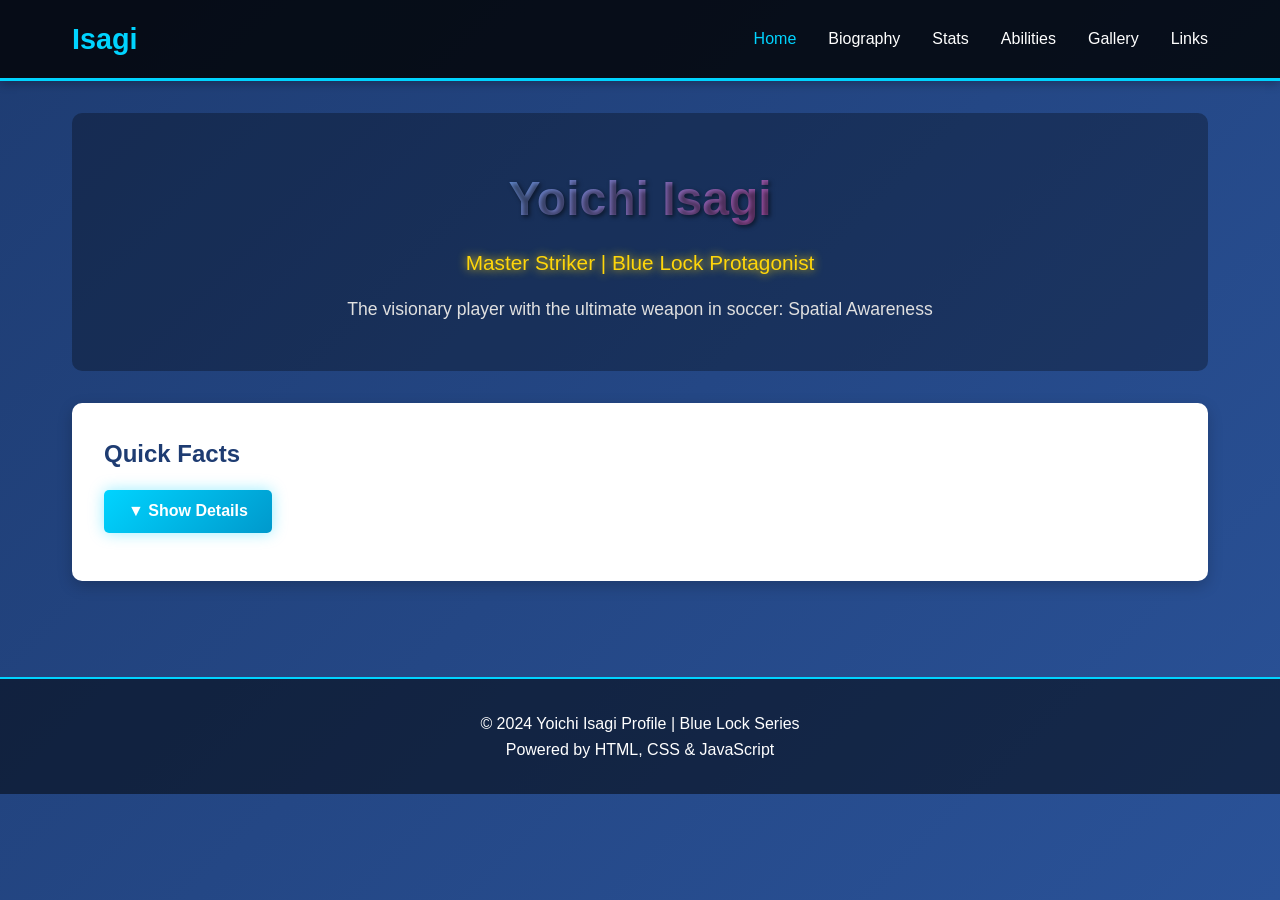
<file: index.html>
<!DOCTYPE html>
<html lang="en">
<head>
    <meta charset="UTF-8">
    <meta name="viewport" content="width=device-width, initial-scale=1.0">
    <title>Yoichi Isagi Profile</title>
    <style>
        * {
            margin: 0;
            padding: 0;
            box-sizing: border-box;
        }

        body {
            font-family: 'Segoe UI', Tahoma, Geneva, Verdana, sans-serif;
            background: linear-gradient(135deg, #1e3c72 0%, #2a5298 100%);
            color: #333;
            line-height: 1.6;
            min-height: 100vh;
        }

        .navbar {
            background: rgba(0, 0, 0, 0.8);
            padding: 1rem 0;
            position: sticky;
            top: 0;
            z-index: 100;
            box-shadow: 0 2px 10px rgba(0,0,0,0.3);
            border-bottom: 3px solid #00d4ff;
        }

        .nav-container {
            max-width: 1200px;
            margin: 0 auto;
            display: flex;
            justify-content: space-between;
            align-items: center;
            padding: 0 2rem;
        }

        .logo {
            color: #00d4ff;
            font-size: 1.8rem;
            font-weight: bold;
            cursor: pointer;
            transition: text-shadow 0.3s;
        }

        .logo:hover {
            text-shadow: 0 0 20px #00d4ff;
        }

        .nav-links {
            display: flex;
            list-style: none;
            gap: 2rem;
            flex-wrap: wrap;
        }

        .nav-links button {
            background: none;
            border: none;
            color: white;
            cursor: pointer;
            transition: color 0.3s;
            font-weight: 500;
            font-size: 1rem;
            padding: 0.5rem 0;
        }

        .nav-links button:hover,
        .nav-links button.active {
            color: #00d4ff;
        }

        .container {
            max-width: 1200px;
            margin: 0 auto;
            padding: 2rem;
        }

        .page {
            display: none;
        }

        .page.active {
            display: block;
        }

        .hero {
            text-align: center;
            color: white;
            padding: 3rem 2rem;
            background: rgba(0, 0, 0, 0.3);
            border-radius: 10px;
            margin-bottom: 2rem;
        }

        .hero h2 {
            font-size: 3rem;
            margin-bottom: 0.5rem;
            text-shadow: 2px 2px 4px rgba(0,0,0,0.5);
            background: linear-gradient(135deg, #00d4ff, #ff006e);
            -webkit-background-clip: text;
            -webkit-text-fill-color: transparent;
            background-clip: text;
        }

        .subtitle {
            font-size: 1.3rem;
            color: #ffd60a;
            margin-bottom: 1rem;
            text-shadow: 0 0 10px #ffd60a;
        }

        .description {
            font-size: 1.1rem;
            max-width: 600px;
            margin: 0 auto;
            color: #e0e0e0;
        }

        .quick-info {
            margin-bottom: 2rem;
        }

        .info-card {
            background: white;
            padding: 2rem;
            border-radius: 10px;
            box-shadow: 0 5px 15px rgba(0,0,0,0.2);
        }

        .info-card h3 {
            color: #1e3c72;
            margin-bottom: 1rem;
            font-size: 1.5rem;
        }

        .toggle-btn {
            background: linear-gradient(135deg, #00d4ff, #0099cc);
            color: white;
            border: none;
            padding: 0.8rem 1.5rem;
            border-radius: 5px;
            cursor: pointer;
            font-size: 1rem;
            font-weight: bold;
            transition: all 0.3s;
            margin-bottom: 1rem;
            box-shadow: 0 0 15px rgba(0, 212, 255, 0.4);
        }

        .toggle-btn:hover {
            background: linear-gradient(135deg, #0099cc, #0084b4);
            transform: translateY(-2px);
        }

        .info-details p {
            margin: 0.8rem 0;
            padding: 0.8rem;
            background: #f0f0f0;
            border-left: 4px solid #00d4ff;
            padding-left: 1rem;
            color: #333;
            border-radius: 3px;
        }

        .section {
            background: white;
            padding: 2rem;
            border-radius: 10px;
            margin-bottom: 2rem;
            box-shadow: 0 5px 15px rgba(0,0,0,0.2);
        }

        .section h2 {
            color: #1e3c72;
            margin-bottom: 1.5rem;
            border-bottom: 3px solid #00d4ff;
            padding-bottom: 0.5rem;
            font-size: 2rem;
        }

        .section h3 {
            color: #2a5298;
            margin-top: 1.5rem;
            margin-bottom: 0.8rem;
        }

        .toggle-section {
            background: #f9f9f9;
            padding: 1rem;
            margin: 1rem 0;
            border-radius: 5px;
            cursor: pointer;
            border: 2px solid #00d4ff;
            transition: all 0.3s;
            color: #333;
        }

        .toggle-section:nth-child(odd) {
            border-color: #ff006e;
        }

        .toggle-section:nth-child(even) {
            border-color: #ffd60a;
        }

        .toggle-section:hover {
            background: #f0f8ff;
            transform: translateX(5px);
        }

        .toggle-section strong {
            color: #1e3c72;
            display: block;
            font-weight: 600;
        }

        .toggle-section:nth-child(odd) strong {
            color: #ff006e;
        }

        .toggle-section:nth-child(even) strong {
            color: #ffd60a;
        }

        .toggle-section-content {
            display: none;
            margin-top: 1rem;
            padding-top: 1rem;
            border-top: 1px solid #ddd;
            color: #555;
        }

        .stats-grid {
            display: grid;
            grid-template-columns: repeat(auto-fit, minmax(250px, 1fr));
            gap: 1.5rem;
            margin-top: 1.5rem;
        }

        .stat-card {
            color: white;
            padding: 1.5rem;
            border-radius: 8px;
            text-align: center;
            box-shadow: 0 3px 10px rgba(0,0,0,0.2);
            border-top: 4px solid;
        }

        .stat-card:nth-child(3n+1) {
            background: linear-gradient(135deg, #00d4ff 0%, #0099cc 100%);
            border-top-color: #00d4ff;
        }

        .stat-card:nth-child(3n+2) {
            background: linear-gradient(135deg, #ff006e 0%, #d00050 100%);
            border-top-color: #ff006e;
        }

        .stat-card:nth-child(3n) {
            background: linear-gradient(135deg, #ffd60a 0%, #f5c30c 100%);
            color: #222;
            border-top-color: #ffd60a;
        }

        .stat-card:hover {
            transform: translateY(-5px);
            box-shadow: 0 10px 30px rgba(0,0,0,0.4);
        }

        .stat-card h4 {
            font-size: 1.2rem;
            margin-bottom: 0.5rem;
        }

        .stat-value {
            font-size: 2rem;
            font-weight: bold;
        }

        .abilities-list {
            list-style: none;
            margin-top: 1rem;
        }

        .abilities-list li {
            background: #f0f0f0;
            padding: 0.8rem;
            margin: 0.8rem 0;
            border-left: 4px solid;
            border-radius: 3px;
            color: #333;
        }

        .abilities-list li:nth-child(3n+1) {
            border-left-color: #00d4ff;
        }

        .abilities-list li:nth-child(3n+2) {
            border-left-color: #ff006e;
        }

        .abilities-list li:nth-child(3n) {
            border-left-color: #ffd60a;
        }

        .links-grid {
            display: grid;
            grid-template-columns: repeat(auto-fit, minmax(200px, 1fr));
            gap: 1rem;
            margin-top: 1.5rem;
        }

        .link-btn {
            display: inline-block;
            color: white;
            padding: 1rem 1.5rem;
            text-decoration: none;
            border-radius: 5px;
            text-align: center;
            transition: all 0.3s;
            box-shadow: 0 3px 10px rgba(0,0,0,0.2);
            font-weight: 600;
            border: none;
            cursor: pointer;
        }

        .link-btn:nth-child(3n+1) {
            background: linear-gradient(135deg, #00d4ff 0%, #0099cc 100%);
        }

        .link-btn:nth-child(3n+2) {
            background: linear-gradient(135deg, #ff006e 0%, #d00050 100%);
        }

        .link-btn:nth-child(3n) {
            background: linear-gradient(135deg, #ffd60a 0%, #f5c30c 100%);
            color: #222;
        }

        .link-btn:hover {
            transform: translateY(-3px);
            box-shadow: 0 5px 15px rgba(0,0,0,0.3);
        }

        footer {
            text-align: center;
            color: white;
            padding: 2rem;
            background: rgba(0, 0, 0, 0.5);
            margin-top: 2rem;
            border-top: 2px solid #00d4ff;
        }

        @media (max-width: 768px) {
            .nav-links {
                gap: 1rem;
            }

            .nav-links button {
                font-size: 0.9rem;
            }

            .hero h2 {
                font-size: 2rem;
            }

            .stats-grid {
                grid-template-columns: 1fr;
            }
        }
    </style>
</head>
<body>
    <nav class="navbar">
        <div class="nav-container">
            <h1 class="logo" onclick="showPage('home')">Isagi</h1>
            <ul class="nav-links">
                <li><button class="nav-btn active" onclick="showPage('home')">Home</button></li>
                <li><button class="nav-btn" onclick="showPage('biography')">Biography</button></li>
                <li><button class="nav-btn" onclick="showPage('stats')">Stats</button></li>
                <li><button class="nav-btn" onclick="showPage('abilities')">Abilities</button></li>
                <li><button class="nav-btn" onclick="showPage('gallery')">Gallery</button></li>
                <li><button class="nav-btn" onclick="showPage('links')">Links</button></li>
            </ul>
        </div>
    </nav>

    <div class="container">
        <!-- HOME PAGE -->
        <div id="home" class="page active">
            <section class="hero">
                <h2>Yoichi Isagi</h2>
                <p class="subtitle">Master Striker | Blue Lock Protagonist</p>
                <p class="description">The visionary player with the ultimate weapon in soccer: Spatial Awareness</p>
            </section>

            <section class="quick-info">
                <div class="info-card">
                    <h3>Quick Facts</h3>
                    <button class="toggle-btn" onclick="toggleInfo()">▼ Show Details</button>
                    <div id="info-details" class="info-details" style="display:none;">
                        <p><strong>Age:</strong> 17-18 years old</p>
                        <p><strong>Height:</strong> 5'9" (175 cm)</p>
                        <p><strong>Position:</strong> Striker</p>
                        <p><strong>Jersey Number:</strong> 10</p>
                        <p><strong>Team:</strong> Ubers / Japan National Team</p>
                        <p><strong>Anime:</strong> Blue Lock</p>
                        <p><strong>Manga Author:</strong> Muneyuki Kaneshiro & Yusuke Nomura</p>
                        <p><strong>Debut:</strong> 2018 (Manga), 2022 (Anime)</p>
                    </div>
                </div>
            </section>
        </div>

        <!-- BIOGRAPHY PAGE -->
        <div id="biography" class="page">
            <section class="section">
                <h2>Biography</h2>
                
                <div class="toggle-section" onclick="toggleContent(this)">
                    <strong>▼ Early Life & Entry to Blue Lock</strong>
                    <div class="toggle-section-content">
                        <p>Yoichi Isagi is a high school soccer player who was selected to participate in Blue Lock, a controversial program designed to create the world's greatest striker. Despite initial rejection from the Japanese national team scouts, Isagi's unique spatial awareness and killer instinct caught the attention of the program's creator, Jinpachi Ego.</p>
                    </div>
                </div>

                <div class="toggle-section" onclick="toggleContent(this)">
                    <strong>▼ Blue Lock Arc</strong>
                    <div class="toggle-section-content">
                        <p>Throughout the Blue Lock program, Isagi competes against elite strikers from across Japan. He progressively refines his weapon through various stages, overcoming opponents like Rin Itoshi, Sae Itoshi, and others. His journey through the facility showcases his rapid growth and adaptation as a striker.</p>
                    </div>
                </div>

                <div class="toggle-section" onclick="toggleContent(this)">
                    <strong>▼ Development of Weapons</strong>
                    <div class="toggle-section-content">
                        <p>Isagi's primary weapon is his extraordinary spatial awareness, which allows him to perceive and manipulate the soccer field in ways others cannot. He combines this with: precision striking, ball control, tactical intelligence, and the ability to adapt his playstyle based on opponents. His weapons evolve as he gains experience.</p>
                    </div>
                </div>

                <div class="toggle-section" onclick="toggleContent(this)">
                    <strong>▼ National Team & Evolution</strong>
                    <div class="toggle-section-content">
                        <p>After Blue Lock, Isagi joins the Japanese national team as a key player. He faces international competitors and continues to refine his abilities. His evolution as a striker becomes more profound, developing new strategic approaches and understanding of the game at higher levels.</p>
                    </div>
                </div>
            </section>
        </div>

        <!-- STATS PAGE -->
        <div id="stats" class="page">
            <section class="section">
                <h2>Player Statistics</h2>
                
                <div class="stats-grid">
                    <div class="stat-card">
                        <h4>Strength</h4>
                        <div class="stat-value">8.5/10</div>
                    </div>
                    <div class="stat-card">
                        <h4>Speed</h4>
                        <div class="stat-value">8/10</div>
                    </div>
                    <div class="stat-card">
                        <h4>Technical Skill</h4>
                        <div class="stat-value">9/10</div>
                    </div>
                    <div class="stat-card">
                        <h4>Soccer IQ</h4>
                        <div class="stat-value">9.5/10</div>
                    </div>
                    <div class="stat-card">
                        <h4>Shot Accuracy</h4>
                        <div class="stat-value">9/10</div>
                    </div>
                    <div class="stat-card">
                        <h4>Spatial Awareness</h4>
                        <div class="stat-value">10/10</div>
                    </div>
                </div>

                <h3>Career Highlights</h3>
                <div class="toggle-section" onclick="toggleContent(this)">
                    <strong>▼ Blue Lock Performance</strong>
                    <div class="toggle-section-content">
                        <p>• Selected as one of 300 strikers in Blue Lock<br>
                        • Progressed through multiple stages of elimination<br>
                        • Defeated numerous elite strikers<br>
                        • Graduated from Blue Lock as a top-tier striker<br>
                        • Recognized as one of the best prospects in Japan</p>
                    </div>
                </div>

                <div class="toggle-section" onclick="toggleContent(this)">
                    <strong>▼ International Career</strong>
                    <div class="toggle-section-content">
                        <p>• Selected for Japanese National Team<br>
                        • Competed in international tournaments<br>
                        • Faced world-class defenders and goalkeepers<br>
                        • Key player in Japan's offensive strategy<br>
                        • Continuous improvement and development</p>
                    </div>
                </div>
            </section>
        </div>

        <!-- ABILITIES PAGE -->
        <div id="abilities" class="page">
            <section class="section">
                <h2>Special Abilities & Weapons</h2>
                
                <div class="toggle-section" onclick="toggleContent(this)">
                    <strong>▼ Spatial Awareness (Main Weapon)</strong>
                    <div class="toggle-section-content">
                        <p>Isagi's most distinctive ability. He can perceive and manipulate space on the soccer field in extraordinary ways. This allows him to:</p>
                        <ul class="abilities-list">
                            <li>Visualize optimal positioning and player movement</li>
                            <li>Predict opponent actions before they happen</li>
                            <li>Find gaps in defensive formations</li>
                            <li>Execute unpredictable passes and shots</li>
                            <li>Read the game at a macro level</li>
                        </ul>
                    </div>
                </div>

                <div class="toggle-section" onclick="toggleContent(this)">
                    <strong>▼ Metavision</strong>
                    <div class="toggle-section-content">
                        <p>An advanced evolution of his spatial awareness that allows him to see beyond the immediate field. He can coordinate with teammates by understanding their positioning and intentions, making him an exceptional playmaker and striker.</p>
                    </div>
                </div>

                <div class="toggle-section" onclick="toggleContent(this)">
                    <strong>▼ Direct Shot Technique</strong>
                    <div class="toggle-section-content">
                        <p>Isagi possesses remarkable accuracy and power in his shots. He can:</p>
                        <ul class="abilities-list">
                            <li>Place shots with extreme precision</li>
                            <li>Shoot with significant power and curve</li>
                            <li>Take shots from unexpected angles</li>
                            <li>Chip shots over goalkeepers</li>
                            <li>Adapt his shooting style mid-game</li>
                        </ul>
                    </div>
                </div>

                <div class="toggle-section" onclick="toggleContent(this)">
                    <strong>▼ Ball Control & First Touch</strong>
                    <div class="toggle-section-content">
                        <p>Elite-level ball control allowing Isagi to receive difficult passes, maintain possession under pressure, and execute complex dribbling sequences when needed.</p>
                    </div>
                </div>

                <div class="toggle-section" onclick="toggleContent(this)">
                    <strong>▼ Tactical Intelligence</strong>
                    <div class="toggle-section-content">
                        <p>Beyond his physical abilities, Isagi possesses exceptional soccer intelligence. He can:</p>
                        <ul class="abilities-list">
                            <li>Analyze opponent tactics quickly</li>
                            <li>Adapt his playstyle in real-time</li>
                            <li>Understand complex team strategies</li>
                            <li>Make split-second decisions</li>
                            <li>Learn from every match and opponent</li>
                        </ul>
                    </div>
                </div>
            </section>
        </div>

        <!-- GALLERY PAGE -->
        <div id="gallery" class="page">
            <section class="section">
                <h2>Photo Gallery & Media</h2>
                
                <div class="toggle-section" onclick="toggleContent(this)">
                    <strong>▼ Character Official Art</strong>
                    <div class="toggle-section-content">
                        <p>Official artwork and character designs from the Blue Lock manga and anime series.</p>
                        <p style="margin-top: 1rem; color: #666;">• Manga illustrations by Muneyuki Kaneshiro & Yusuke Nomura<br>
                        • Anime character designs by CloverWorks Studio<br>
                        • Official promotional images from Shonen Jump</p>
                    </div>
                </div>

                <div class="toggle-section" onclick="toggleContent(this)">
                    <strong>▼ Anime Screenshots</strong>
                    <div class="toggle-section-content">
                        <p>High-quality screenshots from the Blue Lock anime series.</p>
                        <p style="margin-top: 1rem; color: #666;">• Season 1 & 2 episodes<br>
                        • Match moments and special abilities visualization<br>
                        • Character interactions and key scenes</p>
                    </div>
                </div>

                <div class="toggle-section" onclick="toggleContent(this)">
                    <strong>▼ Action Moments</strong>
                    <div class="toggle-section-content">
                        <p>Epic moments from matches and competitions.</p>
                        <p style="margin-top: 1rem; color: #666;">• Scoring goals<br>
                        • Strategic plays and formations<br>
                        • Intense match moments<br>
                        • Celebration and victory poses</p>
                    </div>
                </div>

                <div class="toggle-section" onclick="toggleContent(this)">
                    <strong>▼ Character Development</strong>
                    <div class="toggle-section-content">
                        <p>Visual progression showing Isagi's growth throughout the series.</p>
                        <p style="margin-top: 1rem; color: #666;">• Early Blue Lock designs<br>
                        • Mid-series evolution<br>
                        • National team uniform<br>
                        • Different outfit variations</p>
                    </div>
                </div>
            </section>
        </div>

        <!-- LINKS PAGE -->
        <div id="links" class="page">
            <section class="section">
                <h2>Related Links & Resources</h2>
                
                <h3>Official Sources</h3>
                <div class="links-grid">
                    <a href="https://www.shonenjump.com/" target="_blank" class="link-btn">Shonen Jump</a>
                    <a href="https://bluelock-official.jp/" target="_blank" class="link-btn">Blue Lock Official</a>
                    <a href="https://cloverworks.co.jp/" target="_blank" class="link-btn">CloverWorks Studio</a>
                </div>

                <h3>Streaming & Watch</h3>
                <div class="links-grid">
                    <a href="https://www.netflix.com/" target="_blank" class="link-btn">Netflix</a>
                    <a href="https://www.crunchyroll.com/" target="_blank" class="link-btn">Crunchyroll</a>
                    <a href="https://www.hulu.com/" target="_blank" class="link-btn">Hulu</a>
                </div>

                <h3>Manga & Reading</h3>
                <div class="links-grid">
                    <a href="https://www.viz.com/" target="_blank" class="link-btn">VIZ Media</a>
                    <a href="https://www.mangaplus.shueisha.co.jp/" target="_blank" class="link-btn">MangaPlus</a>
                    <a href="https://www.webtoons.com/" target="_blank" class="link-btn">Webtoons</a>
                </div>

                <h3>Community & Discussion</h3>
                <div class="links-grid">
                    <a href="https://www.reddit.com/r/BlueLight/" target="_blank" class="link-btn">Reddit - Blue Lock</a>
                    <a href="https://www.twitter.com/" target="_blank" class="link-btn">Twitter/X</a>
                    <a href="https://www.instagram.com/" target="_blank" class="link-btn">Instagram</a>
                </div>

                <h3>Merchandise & Shop</h3>
                <div class="links-grid">
                    <a href="https://www.amazon.com/" target="_blank" class="link-btn">Amazon</a>
                    <a href="https://www.crunchyroll.com/store" target="_blank" class="link-btn">Crunchyroll Store</a>
                    <a href="https://www.ebay.com/" target="_blank" class="link-btn">eBay</a>
                </div>

                <h3>Other Resources</h3>
                <div class="links-grid">
                    <a href="https://www.imdb.com/" target="_blank" class="link-btn">IMDb</a>
                    <a href="https://myanimelist.net/" target="_blank" class="link-btn">MyAnimeList</a>
                    <a href="https://www.fandom.com/wiki/Blue_Lock" target="_blank" class="link-btn">Wiki</a>
                </div>
            </section>
        </div>
    </div>

    <footer>
        <p>&copy; 2024 Yoichi Isagi Profile | Blue Lock Series</p>
        <p>Powered by HTML, CSS & JavaScript</p>
    </footer>

    <script>
        function showPage(pageId) {
            // Hide all pages
            const pages = document.querySelectorAll('.page');
            pages.forEach(page => page.classList.remove('active'));
            
            // Show selected page
            document.getElementById(pageId).classList.add('active');
            
            // Update active nav button
            const navBtns = document.querySelectorAll('.nav-btn');
            navBtns.forEach(btn => btn.classList.remove('active'));
            event.target.classList.add('active');
            
            // Scroll to top
            window.scrollTo(0, 0);
        }

        function toggleInfo() {
            const details = document.getElementById('info-details');
            const btn = event.target;
            
            if (details.style.display === 'none') {
                details.style.display = 'block';
                btn.textContent = '▲ Hide Details';
            } else {
                details.style.display = 'none';
                btn.textContent = '▼ Show Details';
            }
        }

        function toggleContent(element) {
            const content = element.querySelector('.toggle-section-content');
            const header = element.querySelector('strong');
            
            if (content.style.display === 'none' || !content.style.display) {
                content.style.display = 'block';
                header.textContent = header.textContent.replace('▼', '▲');
            } else {
                content.style.display = 'none';
                header.textContent = header.textContent.replace('▲', '▼');
            }
        }
    </script>
</body>
</html>
</file>
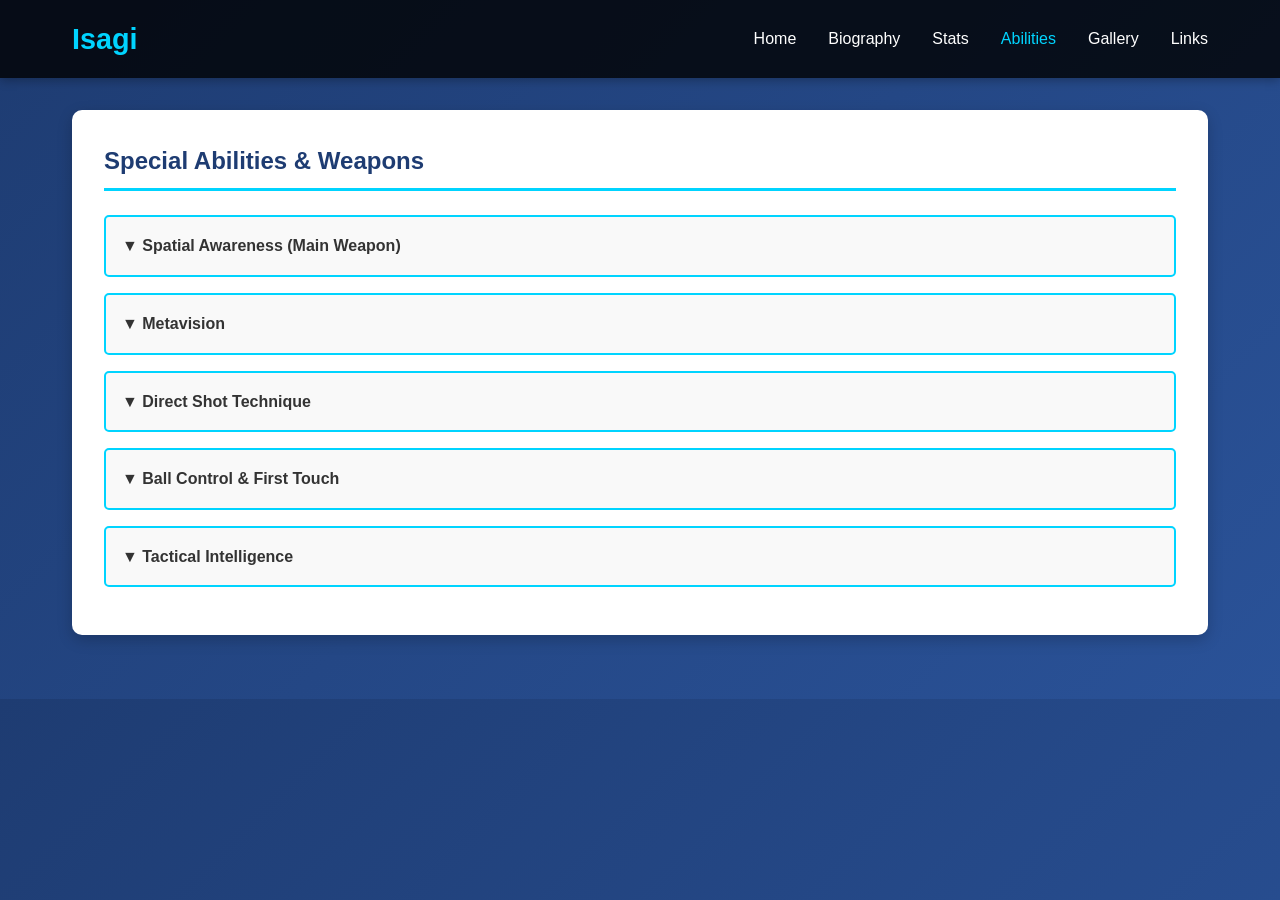
<file: abilities.html>
<!DOCTYPE html>
<html lang="en">
<head>
    <meta charset="UTF-8">
    <meta name="viewport" content="width=device-width, initial-scale=1.0">
    <title>Yoichi Isagi - Abilities</title>
    <link rel="stylesheet" href="style.css">
</head>
<body>
    <nav class="navbar">
        <div class="nav-container">
            <h1 class="logo">Isagi</h1>
            <ul class="nav-links">
                <li><a href="index.html">Home</a></li>
                <li><a href="biography.html">Biography</a></li>
                <li><a href="stats.html">Stats</a></li>
                <li><a href="abilities.html" class="active">Abilities</a></li>
                <li><a href="gallery.html">Gallery</a></li>
                <li><a href="links.html">Links</a></li>
            </ul>
        </div>
    </nav>

    <div class="container">
        <section class="section">
            <h2>Special Abilities & Weapons</h2>
            
            <div class="toggle-section" onclick="toggleContent(this)">
                <strong>▼ Spatial Awareness (Main Weapon)</strong>
                <div class="toggle-section-content">
                    <p>Isagi's most distinctive ability. He can perceive and manipulate space on the soccer field in extraordinary ways. This allows him to:</p>
                    <ul class="abilities-list">
                        <li>Visualize optimal positioning and player movement</li>
                        <li>Predict opponent actions before they happen</li>
                        <li>Find gaps in defensive formations</li>
                        <li>Execute unpredictable passes and shots</li>
                        <li>Read the game at a macro level</li>
                    </ul>
                </div>
            </div>

            <div class="toggle-section" onclick="toggleContent(this)">
                <strong>▼ Metavision</strong>
                <div class="toggle-section-content">
                    <p>An advanced evolution of his spatial awareness that allows him to see beyond the immediate field. He can coordinate with teammates by understanding their positioning and intentions, making him an exceptional playmaker and striker.</p>
                </div>
            </div>

            <div class="toggle-section" onclick="toggleContent(this)">
                <strong>▼ Direct Shot Technique</strong>
                <div class="toggle-section-content">
                    <p>Isagi possesses remarkable accuracy and power in his shots. He can:</p>
                    <ul class="abilities-list">
                        <li>Place shots with extreme precision</li>
                        <li>Shoot with significant power and curve</li>
                        <li>Take shots from unexpected angles</li>
                        <li>Chip shots over goalkeepers</li>
                        <li>Adapt his shooting style mid-game</li>
                    </ul>
                </div>
            </div>

            <div class="toggle-section" onclick="toggleContent(this)">
                <strong>▼ Ball Control & First Touch</strong>
                <div class="toggle-section-content">
                    <p>Elite-level ball control allowing Isagi to receive difficult passes, maintain possession under pressure, and execute complex dribbling sequences when needed.</p>
                </div>
            </div>

            <div class="toggle-section" onclick="toggleContent(this)">
                <strong>▼ Tactical Intelligence</strong>
                <div class="toggle-section-content">
                    <p>Beyond his physical abilities, Isagi possesses exceptional soccer intelligence. He can:</p>
                    <ul class="abilities-list">
                        <li>Analyze opponent tactics quickly</li>
                        <li>Adapt his playstyle in real-time</li>
                        <li>Understand complex team strategies</li>
                        <li>Make split-second decisions</li>
                        <li>Learn from every match and opponent</li>
                    </ul>
                </div>
            </div>
        </section>
    </div>

    <script src="script.js"></script>
</body>
</html>
</file>
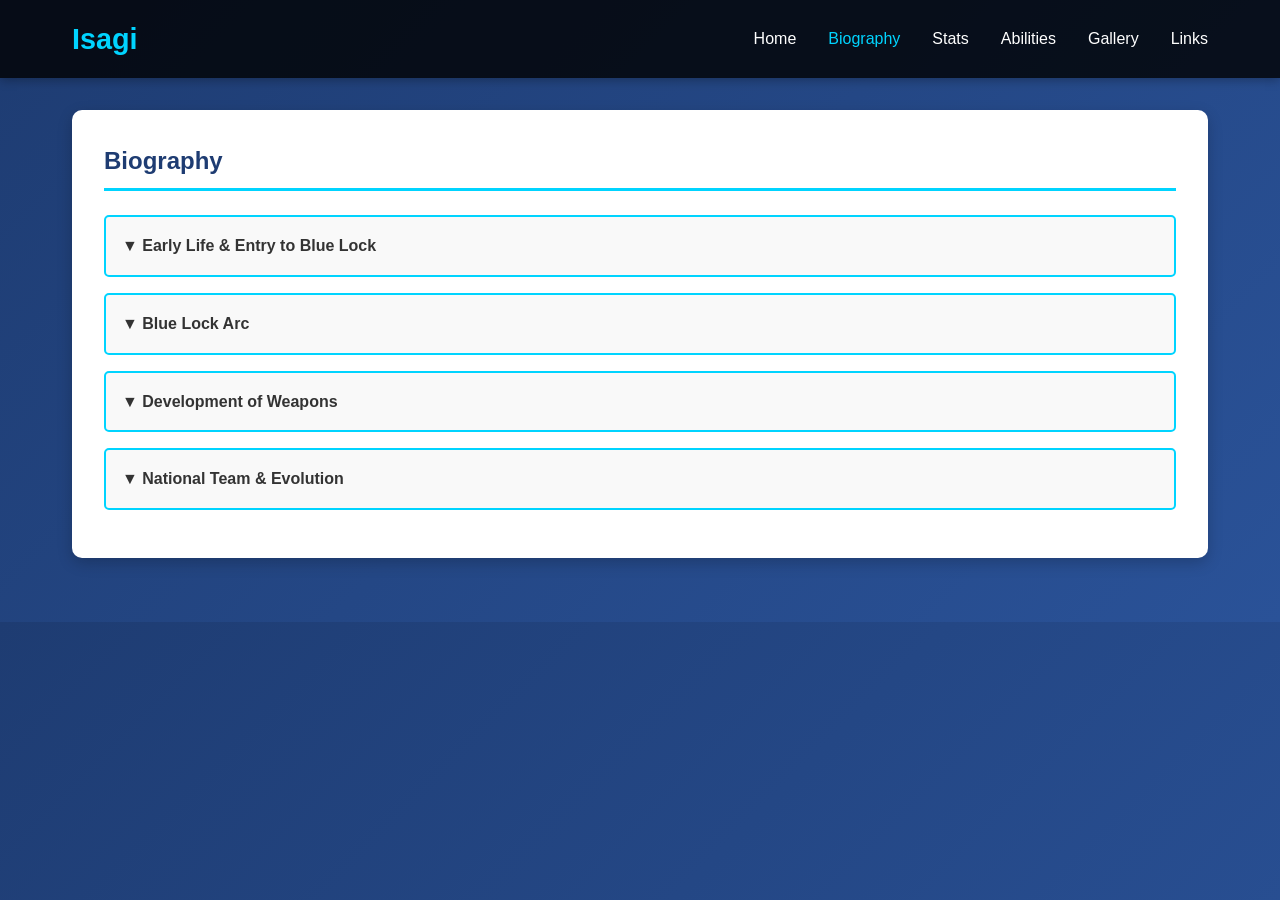
<file: biography.html>
<!DOCTYPE html>
<html lang="en">
<head>
    <meta charset="UTF-8">
    <meta name="viewport" content="width=device-width, initial-scale=1.0">
    <title>Yoichi Isagi - Biography</title>
    <link rel="stylesheet" href="style.css">
</head>
<body>
    <nav class="navbar">
        <div class="nav-container">
            <h1 class="logo">Isagi</h1>
            <ul class="nav-links">
                <li><a href="index.html">Home</a></li>
                <li><a href="biography.html" class="active">Biography</a></li>
                <li><a href="stats.html">Stats</a></li>
                <li><a href="abilities.html">Abilities</a></li>
                <li><a href="gallery.html">Gallery</a></li>
                <li><a href="links.html">Links</a></li>
            </ul>
        </div>
    </nav>

    <div class="container">
        <section class="section">
            <h2>Biography</h2>
            
            <div class="toggle-section" onclick="toggleContent(this)">
                <strong>▼ Early Life & Entry to Blue Lock</strong>
                <div class="toggle-section-content">
                    <p>Yoichi Isagi is a high school soccer player who was selected to participate in Blue Lock, a controversial program designed to create the world's greatest striker. Despite initial rejection from the Japanese national team scouts, Isagi's unique spatial awareness and killer instinct caught the attention of the program's creator, Jinpachi Ego.</p>
                </div>
            </div>

            <div class="toggle-section" onclick="toggleContent(this)">
                <strong>▼ Blue Lock Arc</strong>
                <div class="toggle-section-content">
                    <p>Throughout the Blue Lock program, Isagi competes against elite strikers from across Japan. He progressively refines his weapon through various stages, overcoming opponents like Rin Itoshi, Sae Itoshi, and others. His journey through the facility showcases his rapid growth and adaptation as a striker.</p>
                </div>
            </div>

            <div class="toggle-section" onclick="toggleContent(this)">
                <strong>▼ Development of Weapons</strong>
                <div class="toggle-section-content">
                    <p>Isagi's primary weapon is his extraordinary spatial awareness, which allows him to perceive and manipulate the soccer field in ways others cannot. He combines this with: precision striking, ball control, tactical intelligence, and the ability to adapt his playstyle based on opponents. His weapons evolve as he gains experience.</p>
                </div>
            </div>

            <div class="toggle-section" onclick="toggleContent(this)">
                <strong>▼ National Team & Evolution</strong>
                <div class="toggle-section-content">
                    <p>After Blue Lock, Isagi joins the Japanese national team as a key player. He faces international competitors and continues to refine his abilities. His evolution as a striker becomes more profound, developing new strategic approaches and understanding of the game at higher levels.</p>
                </div>
            </div>
        </section>
    </div>

    <script src="script.js"></script>
</body>
</html>
</file>
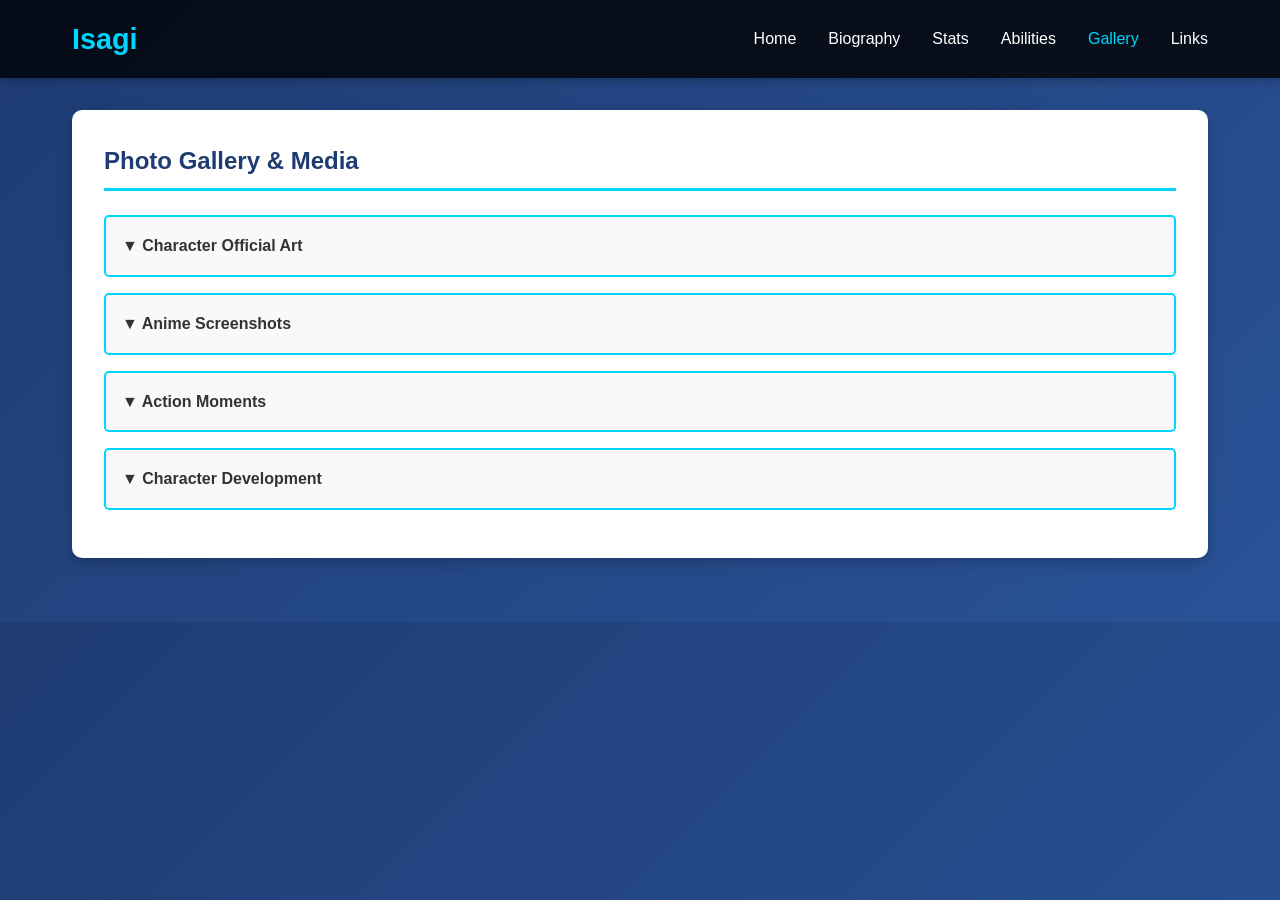
<file: gallery.html>
<!DOCTYPE html>
<html lang="en">
<head>
    <meta charset="UTF-8">
    <meta name="viewport" content="width=device-width, initial-scale=1.0">
    <title>Yoichi Isagi - Gallery</title>
    <link rel="stylesheet" href="style.css">
</head>
<body>
    <nav class="navbar">
        <div class="nav-container">
            <h1 class="logo">Isagi</h1>
            <ul class="nav-links">
                <li><a href="index.html">Home</a></li>
                <li><a href="biography.html">Biography</a></li>
                <li><a href="stats.html">Stats</a></li>
                <li><a href="abilities.html">Abilities</a></li>
                <li><a href="gallery.html" class="active">Gallery</a></li>
                <li><a href="links.html">Links</a></li>
            </ul>
        </div>
    </nav>

    <div class="container">
        <section class="section">
            <h2>Photo Gallery & Media</h2>
            
            <div class="toggle-section" onclick="toggleContent(this)">
                <strong>▼ Character Official Art</strong>
                <div class="toggle-section-content">
                    <p>Official artwork and character designs from the Blue Lock manga and anime series.</p>
                    <p style="margin-top: 1rem; color: #666;">• Manga illustrations by Muneyuki Kaneshiro & Yusuke Nomura<br>
                    • Anime character designs by CloverWorks Studio<br>
                    • Official promotional images from Shonen Jump</p>
                </div>
            </div>

            <div class="toggle-section" onclick="toggleContent(this)">
                <strong>▼ Anime Screenshots</strong>
                <div class="toggle-section-content">
                    <p>High-quality screenshots from the Blue Lock anime series.</p>
                    <p style="margin-top: 1rem; color: #666;">• Season 1 & 2 episodes<br>
                    • Match moments and special abilities visualization<br>
                    • Character interactions and key scenes</p>
                </div>
            </div>

            <div class="toggle-section" onclick="toggleContent(this)">
                <strong>▼ Action Moments</strong>
                <div class="toggle-section-content">
                    <p>Epic moments from matches and competitions.</p>
                    <p style="margin-top: 1rem; color: #666;">• Scoring goals<br>
                    • Strategic plays and formations<br>
                    • Intense match moments<br>
                    • Celebration and victory poses</p>
                </div>
            </div>

            <div class="toggle-section" onclick="toggleContent(this)">
                <strong>▼ Character Development</strong>
                <div class="toggle-section-content">
                    <p>Visual progression showing Isagi's growth throughout the series.</p>
                    <p style="margin-top: 1rem; color: #666;">• Early Blue Lock designs<br>
                    • Mid-series evolution<br>
                    • National team uniform<br>
                    • Different outfit variations</p>
                </div>
            </div>
        </section>
    </div>

    <script src="script.js"></script>
</body>
</html>
</file>
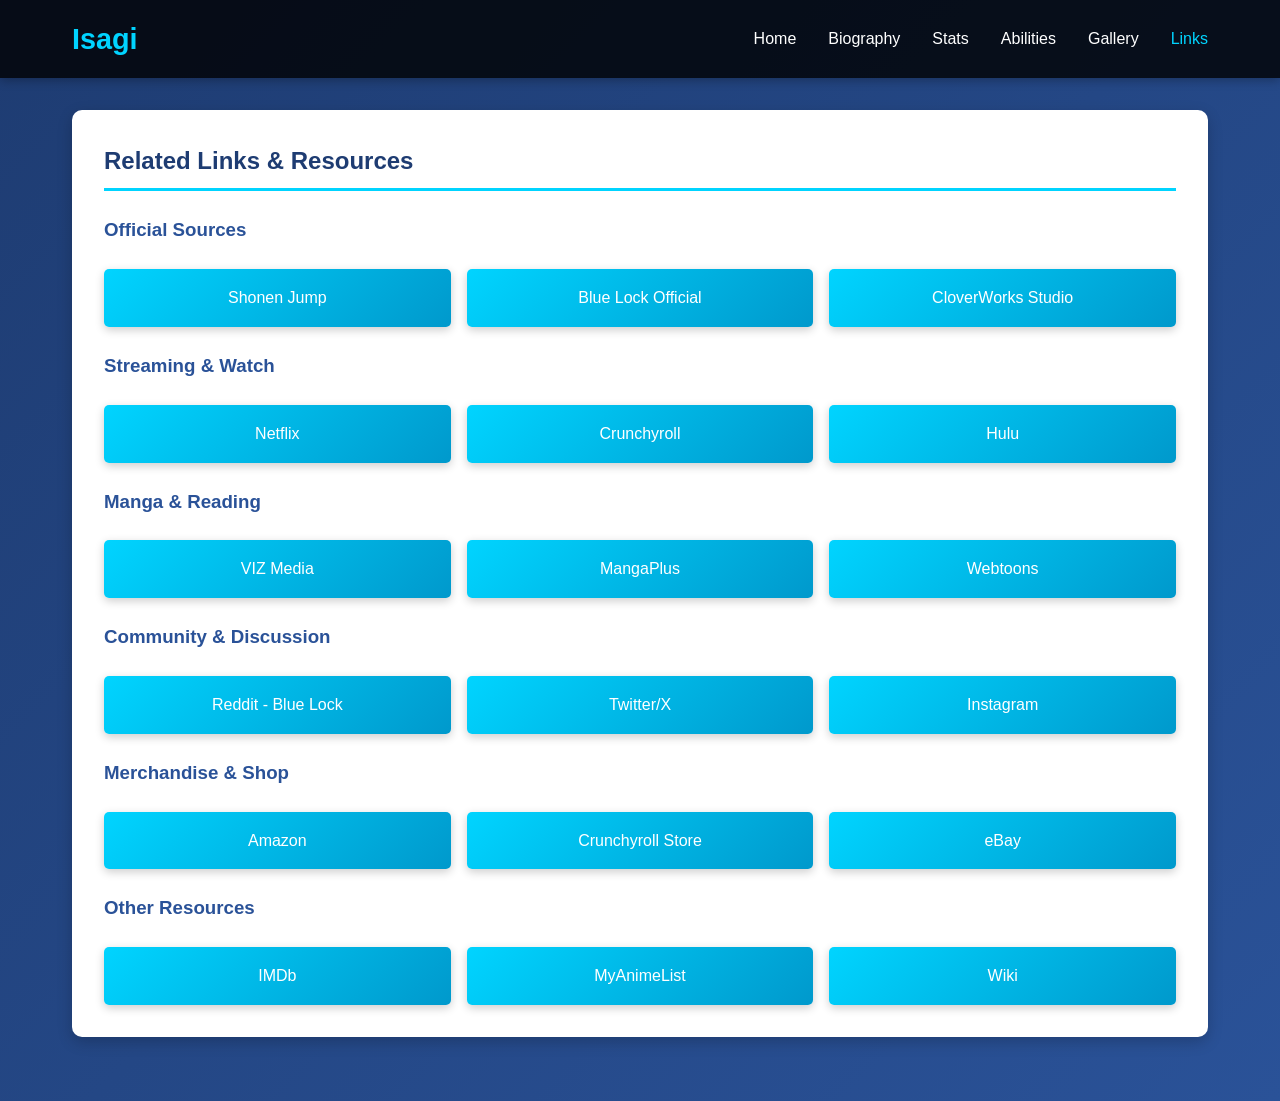
<file: links.html>
<!DOCTYPE html>
<html lang="en">
<head>
    <meta charset="UTF-8">
    <meta name="viewport" content="width=device-width, initial-scale=1.0">
    <title>Yoichi Isagi - Links</title>
    <link rel="stylesheet" href="style.css">
</head>
<body>
    <nav class="navbar">
        <div class="nav-container">
            <h1 class="logo">Isagi</h1>
            <ul class="nav-links">
                <li><a href="index.html">Home</a></li>
                <li><a href="biography.html">Biography</a></li>
                <li><a href="stats.html">Stats</a></li>
                <li><a href="abilities.html">Abilities</a></li>
                <li><a href="gallery.html">Gallery</a></li>
                <li><a href="links.html" class="active">Links</a></li>
            </ul>
        </div>
    </nav>

    <div class="container">
        <section class="section">
            <h2>Related Links & Resources</h2>
            
            <h3>Official Sources</h3>
            <div class="links-grid">
                <a href="https://www.shonenjump.com/" target="_blank" class="link-btn">Shonen Jump</a>
                <a href="https://bluelock-official.jp/" target="_blank" class="link-btn">Blue Lock Official</a>
                <a href="https://cloverworks.co.jp/" target="_blank" class="link-btn">CloverWorks Studio</a>
            </div>

            <h3>Streaming & Watch</h3>
            <div class="links-grid">
                <a href="https://www.netflix.com/" target="_blank" class="link-btn">Netflix</a>
                <a href="https://www.crunchyroll.com/" target="_blank" class="link-btn">Crunchyroll</a>
                <a href="https://www.hulu.com/" target="_blank" class="link-btn">Hulu</a>
            </div>

            <h3>Manga & Reading</h3>
            <div class="links-grid">
                <a href="https://www.viz.com/" target="_blank" class="link-btn">VIZ Media</a>
                <a href="https://www.mangaplus.shueisha.co.jp/" target="_blank" class="link-btn">MangaPlus</a>
                <a href="https://www.webtoons.com/" target="_blank" class="link-btn">Webtoons</a>
            </div>

            <h3>Community & Discussion</h3>
            <div class="links-grid">
                <a href="https://www.reddit.com/r/BlueLight/" target="_blank" class="link-btn">Reddit - Blue Lock</a>
                <a href="https://www.twitter.com/" target="_blank" class="link-btn">Twitter/X</a>
                <a href="https://www.instagram.com/" target="_blank" class="link-btn">Instagram</a>
            </div>

            <h3>Merchandise & Shop</h3>
            <div class="links-grid">
                <a href="https://www.amazon.com/" target="_blank" class="link-btn">Amazon</a>
                <a href="https://www.crunchyroll.com/store" target="_blank" class="link-btn">Crunchyroll Store</a>
                <a href="https://www.eBay.com/" target="_blank" class="link-btn">eBay</a>
            </div>

            <h3>Other Resources</h3>
            <div class="links-grid">
                <a href="https://www.imdb.com/" target="_blank" class="link-btn">IMDb</a>
                <a href="https://myanimelist.net/" target="_blank" class="link-btn">MyAnimeList</a>
                <a href="https://wiki.official.blue-lock" target="_blank" class="link-btn">Wiki</a>
            </div>
        </section>
    </div>

    <script src="script.js"></script>
</body>
</html>
</file>
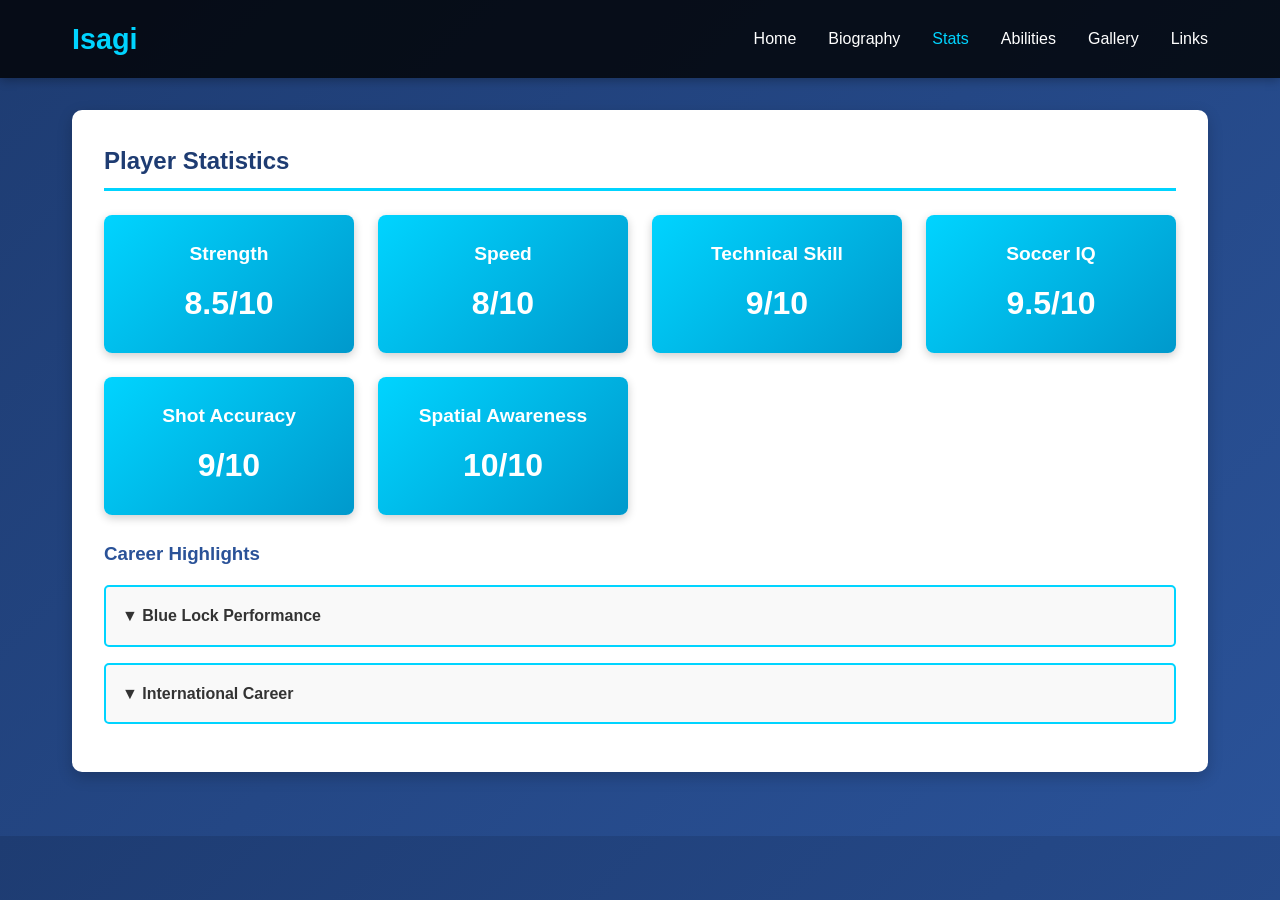
<file: stats.html>
<!DOCTYPE html>
<html lang="en">
<head>
    <meta charset="UTF-8">
    <meta name="viewport" content="width=device-width, initial-scale=1.0">
    <title>Yoichi Isagi - Stats</title>
    <link rel="stylesheet" href="style.css">
</head>
<body>
    <nav class="navbar">
        <div class="nav-container">
            <h1 class="logo">Isagi</h1>
            <ul class="nav-links">
                <li><a href="index.html">Home</a></li>
                <li><a href="biography.html">Biography</a></li>
                <li><a href="stats.html" class="active">Stats</a></li>
                <li><a href="abilities.html">Abilities</a></li>
                <li><a href="gallery.html">Gallery</a></li>
                <li><a href="links.html">Links</a></li>
            </ul>
        </div>
    </nav>

    <div class="container">
        <section class="section">
            <h2>Player Statistics</h2>
            
            <div class="stats-grid">
                <div class="stat-card">
                    <h4>Strength</h4>
                    <div class="stat-value">8.5/10</div>
                </div>
                <div class="stat-card">
                    <h4>Speed</h4>
                    <div class="stat-value">8/10</div>
                </div>
                <div class="stat-card">
                    <h4>Technical Skill</h4>
                    <div class="stat-value">9/10</div>
                </div>
                <div class="stat-card">
                    <h4>Soccer IQ</h4>
                    <div class="stat-value">9.5/10</div>
                </div>
                <div class="stat-card">
                    <h4>Shot Accuracy</h4>
                    <div class="stat-value">9/10</div>
                </div>
                <div class="stat-card">
                    <h4>Spatial Awareness</h4>
                    <div class="stat-value">10/10</div>
                </div>
            </div>

            <h3>Career Highlights</h3>
            <div class="toggle-section" onclick="toggleContent(this)">
                <strong>▼ Blue Lock Performance</strong>
                <div class="toggle-section-content">
                    <p>• Selected as one of 300 strikers in Blue Lock<br>
                    • Progressed through multiple stages of elimination<br>
                    • Defeated numerous elite strikers<br>
                    • Graduated from Blue Lock as a top-tier striker<br>
                    • Recognized as one of the best prospects in Japan</p>
                </div>
            </div>

            <div class="toggle-section" onclick="toggleContent(this)">
                <strong>▼ International Career</strong>
                <div class="toggle-section-content">
                    <p>• Selected for Japanese National Team<br>
                    • Competed in international tournaments<br>
                    • Faced world-class defenders and goalkeepers<br>
                    • Key player in Japan's offensive strategy<br>
                    • Continuous improvement and development</p>
                </div>
            </div>
        </section>
    </div>

    <script src="script.js"></script>
</body>
</html>
</file>
<file: style.css>
* {
    margin: 0;
    padding: 0;
    box-sizing: border-box;
}

body {
    font-family: 'Segoe UI', Tahoma, Geneva, Verdana, sans-serif;
    background: linear-gradient(135deg, #1e3c72 0%, #2a5298 100%);
    color: #333;
    line-height: 1.6;
}

.navbar {
    background: rgba(0, 0, 0, 0.8);
    padding: 1rem 0;
    position: sticky;
    top: 0;
    z-index: 100;
    box-shadow: 0 2px 10px rgba(0,0,0,0.3);
}

.nav-container {
    max-width: 1200px;
    margin: 0 auto;
    display: flex;
    justify-content: space-between;
    align-items: center;
    padding: 0 2rem;
}

.logo {
    color: #00d4ff;
    font-size: 1.8rem;
    font-weight: bold;
}

.nav-links {
    display: flex;
    list-style: none;
    gap: 2rem;
}

.nav-links a {
    color: white;
    text-decoration: none;
    transition: color 0.3s;
    font-weight: 500;
}

.nav-links a:hover,
.nav-links a.active {
    color: #00d4ff;
}

.container {
    max-width: 1200px;
    margin: 0 auto;
    padding: 2rem;
}

.hero {
    text-align: center;
    color: white;
    padding: 3rem 2rem;
    background: rgba(0, 0, 0, 0.3);
    border-radius: 10px;
    margin-bottom: 2rem;
}

.hero h2 {
    font-size: 3rem;
    margin-bottom: 0.5rem;
    text-shadow: 2px 2px 4px rgba(0,0,0,0.5);
}

.subtitle {
    font-size: 1.3rem;
    color: #00d4ff;
    margin-bottom: 1rem;
}

.description {
    font-size: 1.1rem;
    max-width: 600px;
    margin: 0 auto;
}

.quick-info {
    margin-bottom: 2rem;
}

.info-card {
    background: white;
    padding: 2rem;
    border-radius: 10px;
    box-shadow: 0 5px 15px rgba(0,0,0,0.2);
}

.info-card h3 {
    color: #1e3c72;
    margin-bottom: 1rem;
    font-size: 1.5rem;
}

.toggle-btn {
    background: #00d4ff;
    color: white;
    border: none;
    padding: 0.8rem 1.5rem;
    border-radius: 5px;
    cursor: pointer;
    font-size: 1rem;
    font-weight: bold;
    transition: background 0.3s;
    margin-bottom: 1rem;
}

.toggle-btn:hover {
    background: #0099cc;
}

.info-details p {
    margin: 0.8rem 0;
    padding: 0.5rem;
    background: #f0f0f0;
    border-left: 4px solid #00d4ff;
    padding-left: 1rem;
}

.section {
    background: white;
    padding: 2rem;
    border-radius: 10px;
    margin-bottom: 2rem;
    box-shadow: 0 5px 15px rgba(0,0,0,0.2);
}

.section h2 {
    color: #1e3c72;
    margin-bottom: 1.5rem;
    border-bottom: 3px solid #00d4ff;
    padding-bottom: 0.5rem;
}

.section h3 {
    color: #2a5298;
    margin-top: 1.5rem;
    margin-bottom: 0.8rem;
}

.toggle-section {
    background: #f9f9f9;
    padding: 1rem;
    margin: 1rem 0;
    border-radius: 5px;
    cursor: pointer;
    border: 2px solid #00d4ff;
    transition: all 0.3s;
}

.toggle-section:hover {
    background: #f0f8ff;
}

.toggle-section-content {
    display: none;
    margin-top: 1rem;
    padding-top: 1rem;
    border-top: 1px solid #ddd;
}

.stats-grid {
    display: grid;
    grid-template-columns: repeat(auto-fit, minmax(250px, 1fr));
    gap: 1.5rem;
    margin-top: 1.5rem;
}

.stat-card {
    background: linear-gradient(135deg, #00d4ff 0%, #0099cc 100%);
    color: white;
    padding: 1.5rem;
    border-radius: 8px;
    text-align: center;
    box-shadow: 0 3px 10px rgba(0,0,0,0.2);
}

.stat-card h4 {
    font-size: 1.2rem;
    margin-bottom: 0.5rem;
}

.stat-value {
    font-size: 2rem;
    font-weight: bold;
}

.abilities-list {
    list-style: none;
    margin-top: 1rem;
}

.abilities-list li {
    background: #f9f9f9;
    padding: 1rem;
    margin: 0.8rem 0;
    border-left: 4px solid #00d4ff;
    border-radius: 3px;
}

.links-grid {
    display: grid;
    grid-template-columns: repeat(auto-fit, minmax(200px, 1fr));
    gap: 1rem;
    margin-top: 1.5rem;
}

.link-btn {
    display: inline-block;
    background: linear-gradient(135deg, #00d4ff 0%, #0099cc 100%);
    color: white;
    padding: 1rem 1.5rem;
    text-decoration: none;
    border-radius: 5px;
    text-align: center;
    transition: transform 0.3s;
    box-shadow: 0 3px 10px rgba(0,0,0,0.2);
}

.link-btn:hover {
    transform: translateY(-3px);
    box-shadow: 0 5px 15px rgba(0,0,0,0.3);
}

footer {
    text-align: center;
    color: white;
    padding: 2rem;
    background: rgba(0, 0, 0, 0.5);
    margin-top: 2rem;
}
</file>
